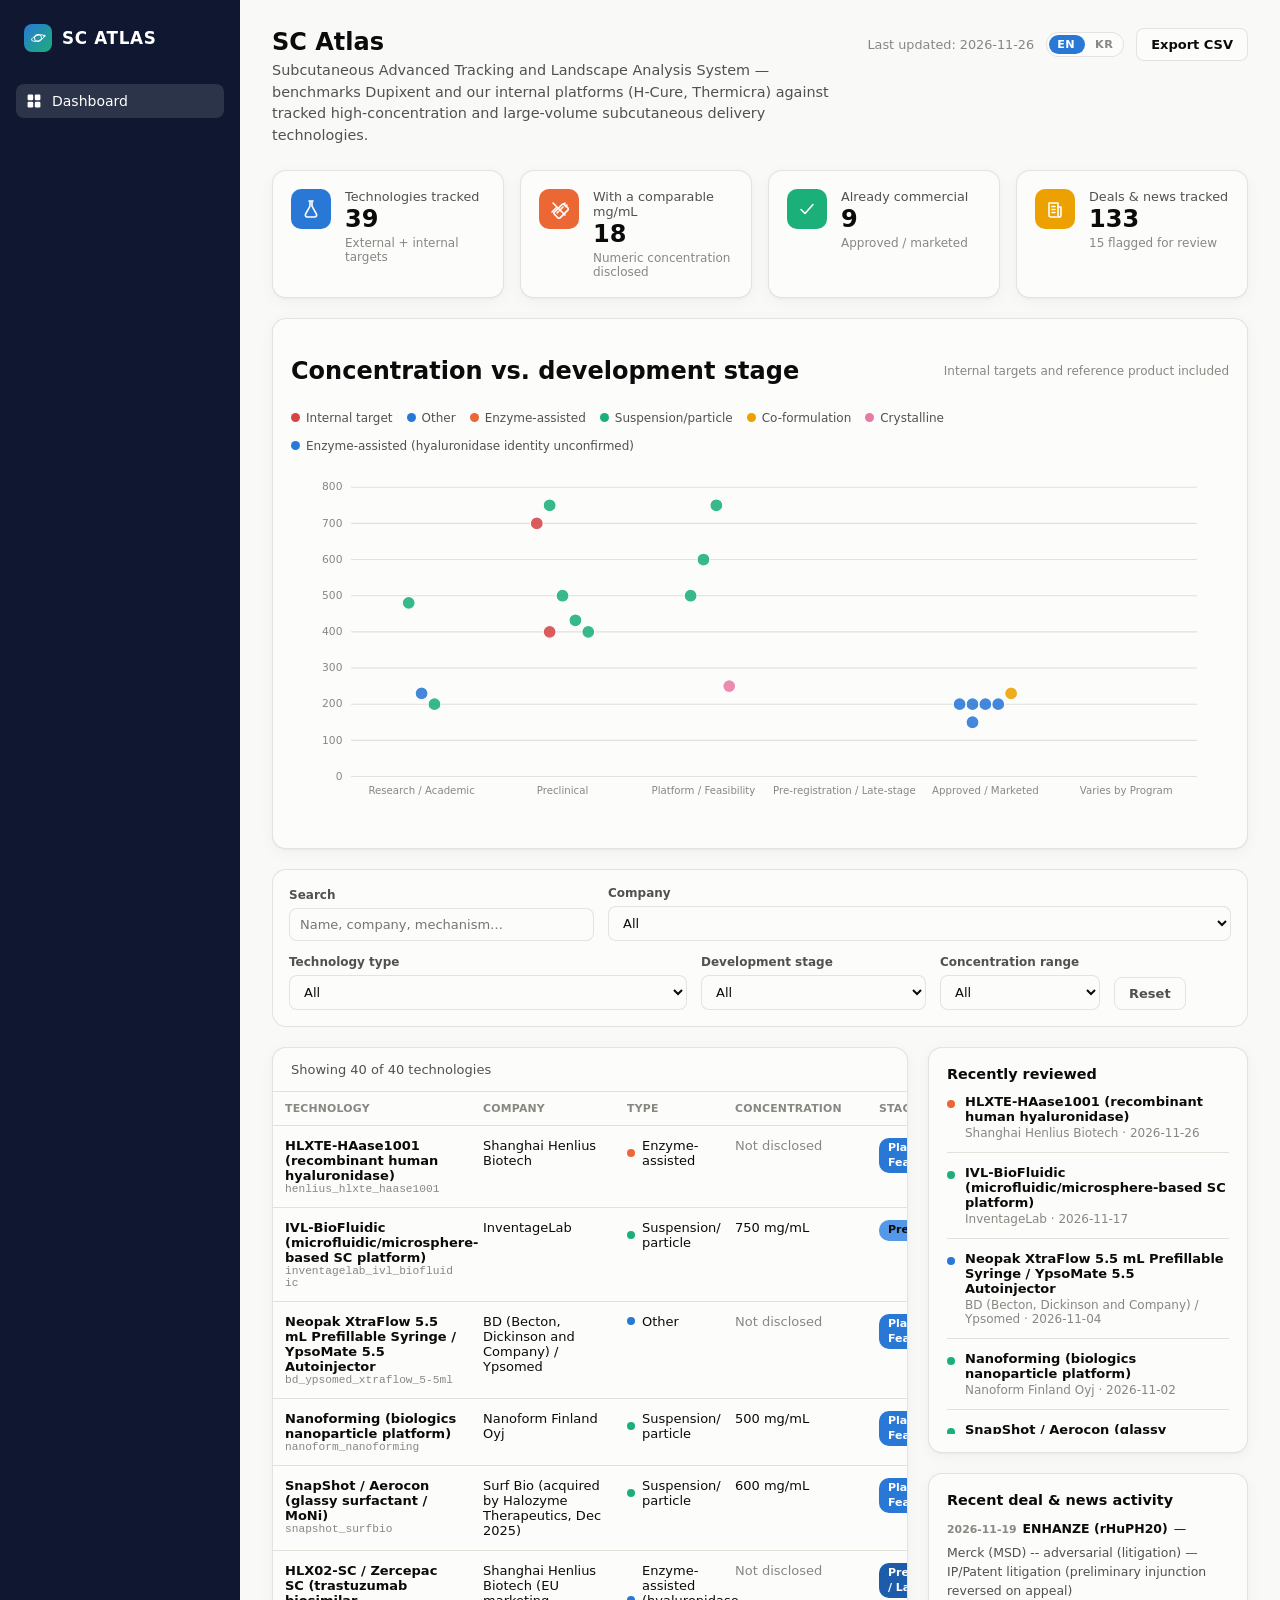
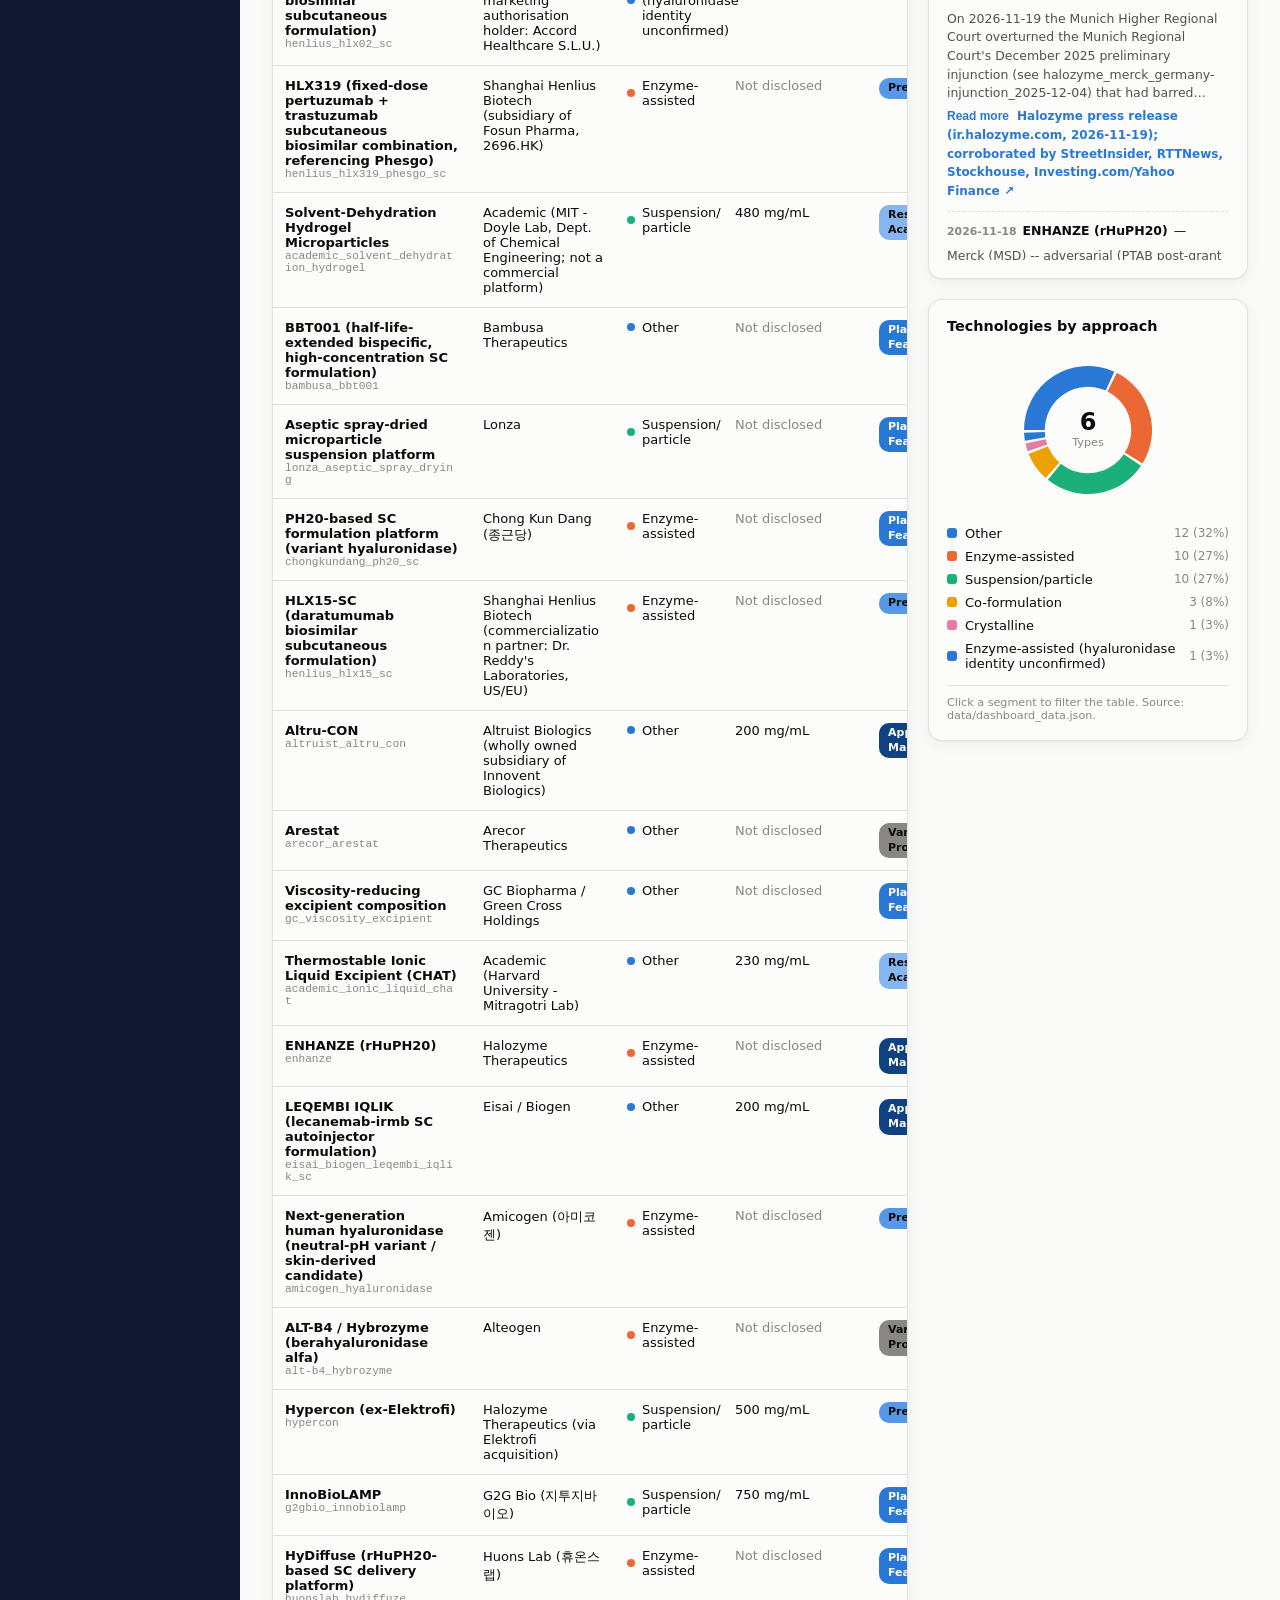
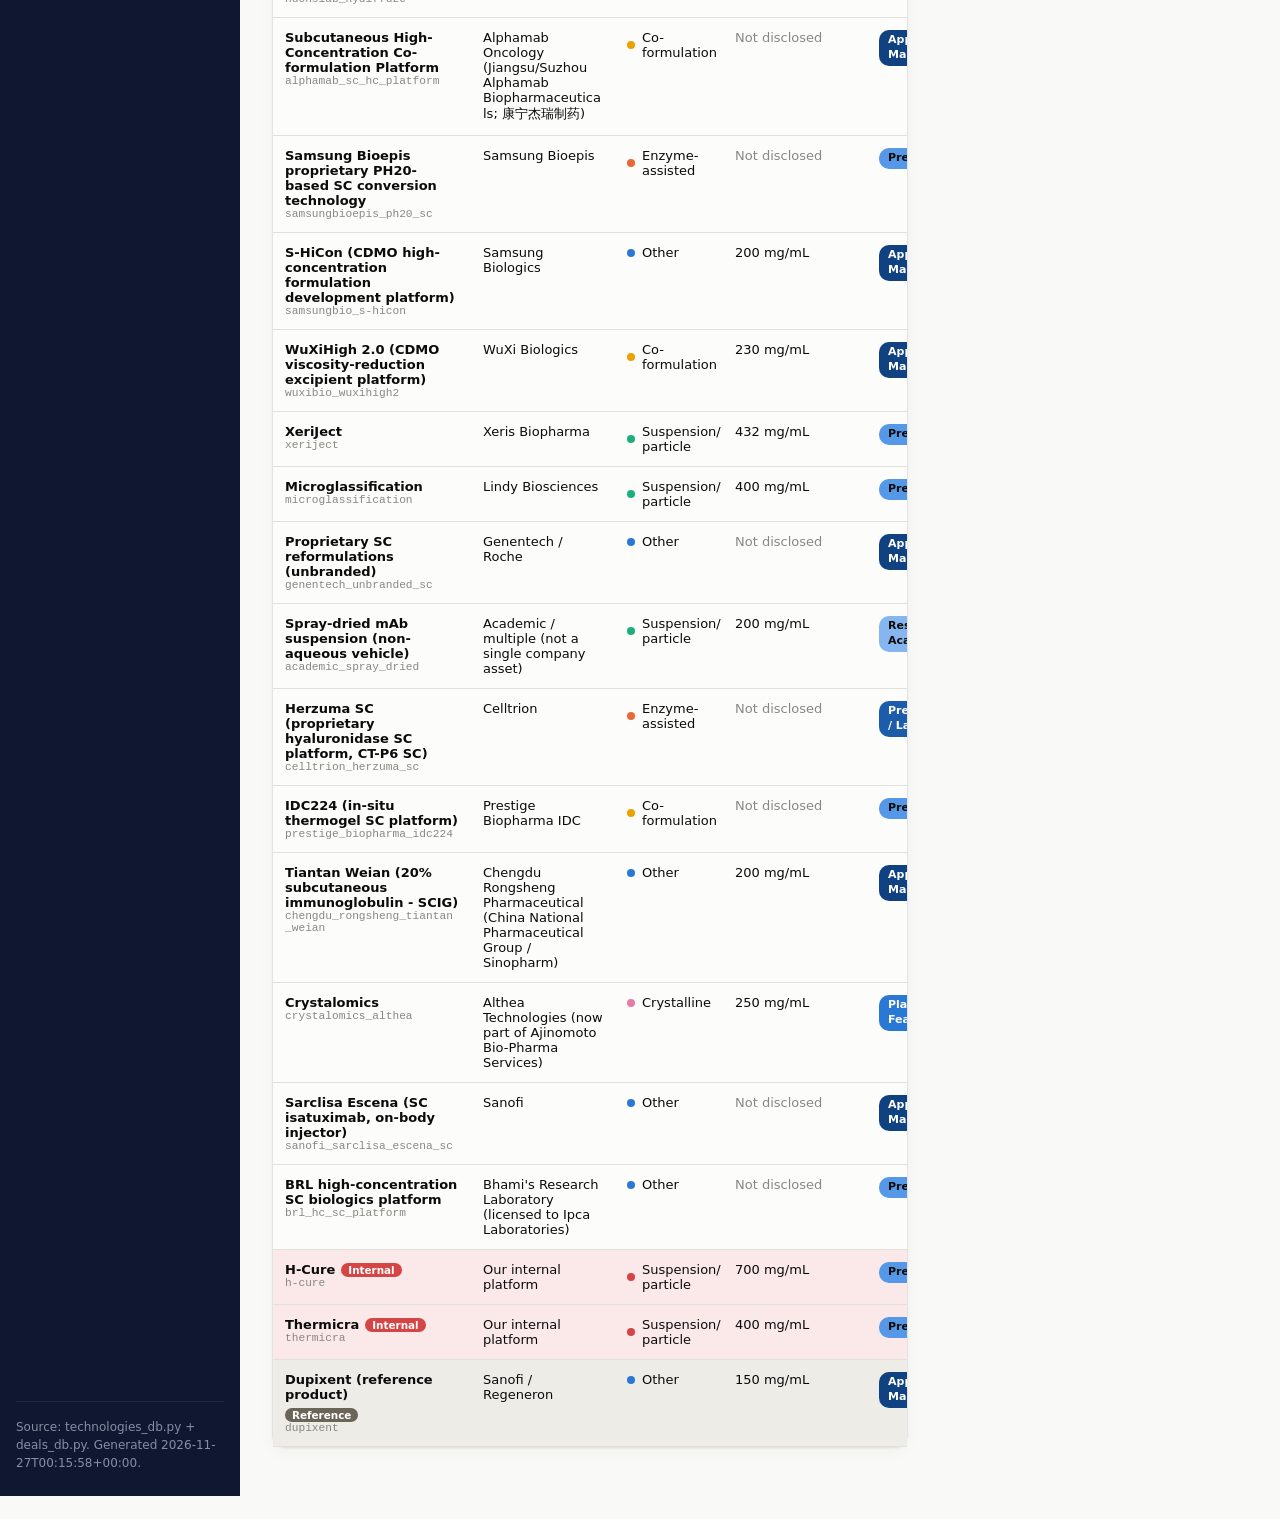
<file: index.html>
<!doctype html>
<html lang="en">
<head>
<meta charset="utf-8" />
<meta name="viewport" content="width=device-width, initial-scale=1" />
<title>SC Atlas — Subcutaneous Advanced Tracking and Landscape Analysis System</title>
<link rel="icon" type="image/svg+xml" href="assets/icon.svg" />
<link rel="stylesheet" href="assets/styles.css" />
</head>
<body>
<div class="app">

  <aside class="sidebar">
    <div class="sidebar-brand">
      <span class="brand-mark" aria-hidden="true">
        <svg viewBox="0 0 40 40">
          <circle cx="20" cy="20" r="8" fill="none" stroke="#ffffff" stroke-width="2.2"/>
          <ellipse cx="20" cy="20" rx="15" ry="6" transform="rotate(-18 20 20)" fill="none" stroke="#ffffff" stroke-width="1.8" stroke-linecap="round"/>
          <circle cx="34.3" cy="15.4" r="2.5" fill="#ffffff"/>
        </svg>
      </span>
      <span class="brand-name">SC ATLAS</span>
    </div>
    <nav class="sidebar-nav" aria-label="Primary" data-i18n-aria-label="nav.aria">
      <a class="nav-item is-active" href="#dashboard">
        <svg viewBox="0 0 20 20" class="nav-icon" aria-hidden="true"><rect x="2" y="2" width="7" height="7" rx="1.5"/><rect x="11" y="2" width="7" height="7" rx="1.5"/><rect x="2" y="11" width="7" height="7" rx="1.5"/><rect x="11" y="11" width="7" height="7" rx="1.5"/></svg>
        <span data-i18n="nav.dashboard">Dashboard</span>
      </a>
    </nav>
    <div class="sidebar-footer" id="sidebar-footer" data-i18n="sidebar.sourceFallback">
      Source: internal technology + deals database.
    </div>
  </aside>

  <main class="main">
    <header class="page-header">
      <div>
        <h1>SC Atlas</h1>
        <p class="subtitle" data-i18n="page.subtitle">Subcutaneous Advanced Tracking and Landscape Analysis System — benchmarks Dupixent and our internal platforms (H-Cure, Thermicra) against tracked high-concentration and large-volume subcutaneous delivery technologies.</p>
      </div>
      <div class="page-header-actions">
        <span class="last-updated" id="last-updated">Last updated: &mdash;</span>
        <div class="lang-toggle" role="group" aria-label="Switch language" data-i18n-aria-label="lang.toggleAria">
          <button type="button" data-lang="en" aria-pressed="true">EN</button>
          <button type="button" data-lang="ko" aria-pressed="false">KR</button>
          <span class="lang-toggle-thumb" aria-hidden="true"></span>
        </div>
        <button class="btn btn-secondary" id="export-csv" type="button" data-i18n="actions.exportCsv">Export CSV</button>
      </div>
    </header>

    <section class="stat-row" id="stat-row" aria-label="Summary statistics" data-i18n-aria-label="stats.aria"></section>

    <section class="panel-card chart-panel">
      <div class="panel-card-header">
        <h2 data-i18n="chart.title">Concentration vs. development stage</h2>
        <span class="chart-caption-inline" data-i18n="chart.caption">Internal targets and reference product included</span>
      </div>
      <div class="legend" id="chart-legend"></div>
      <div class="chart-scroll"><div id="chart-wrap"></div></div>
    </section>

    <section class="filter-row" aria-label="Filters" data-i18n-aria-label="filters.aria">
      <div class="filter-field filter-search">
        <label for="filter-search" data-i18n="filters.search">Search</label>
        <input type="search" id="filter-search" placeholder="Name, company, mechanism…" data-i18n-placeholder="filters.searchPlaceholder" />
      </div>
      <div class="filter-field">
        <label for="filter-company" data-i18n="filters.company">Company</label>
        <select id="filter-company"></select>
      </div>
      <div class="filter-field">
        <label for="filter-type" data-i18n="filters.type">Technology type</label>
        <select id="filter-type"></select>
      </div>
      <div class="filter-field">
        <label for="filter-stage" data-i18n="filters.stage">Development stage</label>
        <select id="filter-stage"></select>
      </div>
      <div class="filter-field">
        <label for="filter-concentration" data-i18n="filters.concentration">Concentration range</label>
        <select id="filter-concentration"></select>
      </div>
      <button class="btn btn-ghost" id="reset-filters" type="button" data-i18n="actions.reset">Reset</button>
    </section>

    <section class="content-grid">
      <div class="table-card">
        <div class="table-card-header">
          <span id="table-count">Showing 0 of 0 technologies</span>
        </div>
        <div class="table-scroll">
          <table class="tech-table" id="tech-table">
            <thead>
              <tr>
                <th scope="col" data-i18n="table.col.technology">Technology</th>
                <th scope="col" data-i18n="table.col.company">Company</th>
                <th scope="col" data-i18n="table.col.type">Type</th>
                <th scope="col" data-i18n="table.col.concentration">Concentration</th>
                <th scope="col" data-i18n="table.col.stage">Stage</th>
                <th scope="col" data-i18n="table.col.reviewed">Reviewed</th>
                <th scope="col" class="col-expand"><span class="visually-hidden" data-i18n="table.col.details">Details</span></th>
              </tr>
            </thead>
            <tbody id="tech-table-body"></tbody>
          </table>
        </div>
      </div>

      <div class="side-panels">
        <div class="panel-card">
          <h2 data-i18n="panel.recentlyReviewed">Recently reviewed</h2>
          <ul class="update-list" id="recent-list"></ul>
        </div>

        <div class="panel-card">
          <h2 data-i18n="panel.recentActivity">Recent deal &amp; news activity</h2>
          <ul class="update-list deal-feed" id="recent-activity-list"></ul>
        </div>

        <div class="panel-card">
          <div class="panel-card-header">
            <h2 data-i18n="panel.byApproach">Technologies by approach</h2>
          </div>
          <div class="donut-wrap">
            <svg id="donut-chart" viewBox="0 0 200 200" role="img" aria-labelledby="donut-title"></svg>
            <div class="donut-center" id="donut-center">
              <span class="donut-center-value" id="donut-total">0</span>
              <span class="donut-center-label" data-i18n="donut.centerLabel">Types</span>
            </div>
          </div>
          <ul class="legend-list" id="donut-legend"></ul>
          <p class="chart-caption" data-i18n="donut.caption">Click a segment to filter the table. Source: data/dashboard_data.json.</p>
        </div>
      </div>
    </section>
  </main>
</div>

<template id="row-detail-template">
  <tr class="tech-row-detail">
    <td colspan="7">
      <div class="detail-grid">
        <div>
          <span class="detail-label detail-concentration-label"></span>
          <p class="detail-text detail-concentration"></p>
        </div>
        <div>
          <span class="detail-label detail-needle-label"></span>
          <p class="detail-text detail-needle"></p>
        </div>
        <div class="detail-mechanism">
          <span class="detail-label detail-mechanism-label"></span>
          <p class="detail-text detail-mechanism-text"></p>
        </div>
      </div>
      <div class="detail-deals">
        <span class="detail-label detail-deals-label"></span>
        <ul class="deal-feed detail-deals-list"></ul>
      </div>
    </td>
  </tr>
</template>

<script src="assets/i18n.js"></script>
<script src="assets/app.js"></script>
</body>
</html>
</file>
<file: assets/styles.css>
/* ==========================================================================
   HC-SC Injection Pipeline Tracker — dashboard styles
   Palette: dataviz skill reference instance (references/palette.md).
   Categorical slots used in fixed order: blue, orange, aqua, yellow, magenta.
   Internal-target highlight (red) sits outside the categorical set on purpose
   -- it marks "our own benchmark," not a sixth technology type.
   ========================================================================== */

:root {
  color-scheme: light;

  /* chrome (UI, not data-encoding) */
  --sidebar-bg: #0f1830;
  --sidebar-text: #c7cde0;
  --sidebar-text-active: #ffffff;
  --sidebar-border: rgba(255, 255, 255, 0.08);

  /* dataviz reference surfaces & ink */
  --surface-1: #fcfcfb;
  --page-plane: #f9f9f7;
  --text-primary: #0b0b0b;
  --text-secondary: #52514e;
  --text-muted: #898781;
  --gridline: #e1e0d9;
  --baseline: #c3c2b7;
  --border-hairline: rgba(11, 11, 11, 0.1);

  /* categorical (fixed order — do not reassign per-chart) */
  --series-1: #2a78d6; /* blue */
  --series-2: #eb6834; /* orange */
  --series-3: #1baf7a; /* aqua */
  --series-4: #eda100; /* yellow */
  --series-5: #e87ba4; /* magenta */

  /* ordinal ramp (stage maturity, light -> dark = early -> mature) */
  --stage-1: #86b6ef;
  --stage-2: #5598e7;
  --stage-3: #2a78d6;
  --stage-4: #1c5cab;
  --stage-5: #104281;
  --stage-other: #898781;

  /* internal-target / reference highlights (outside the categorical set) */
  --internal: #d64545;
  --internal-bg: #fbe9e9;
  --reference: #6b6459;
  --reference-bg: #eeece7;
  --flag: #b3541f;
  --flag-bg: #faede0;
  --new: #1baf7a;
  --new-bg: #e3f6ee;

  --radius-card: 14px;
  --radius-control: 8px;
  --shadow-card: 0 1px 2px rgba(11, 11, 11, 0.04), 0 4px 16px rgba(11, 11, 11, 0.04);
}

* {
  box-sizing: border-box;
}

html, body {
  margin: 0;
  font-family: system-ui, -apple-system, "Segoe UI", "Malgun Gothic", "Apple SD Gothic Neo", "Noto Sans KR", sans-serif;
  color: var(--text-primary);
  background: var(--page-plane);
  /* Guards against the table/chart's internal horizontal scroll containers
     (each with their own overflow-x: auto) ever dragging the whole page
     sideways -- their content should only ever scroll within their own
     box, never the page. */
  overflow-x: hidden;
}

.visually-hidden {
  position: absolute;
  width: 1px;
  height: 1px;
  overflow: hidden;
  clip: rect(0 0 0 0);
  white-space: nowrap;
}

/* ---------- layout ---------- */

.app {
  display: grid;
  grid-template-columns: 240px minmax(0, 1fr);
  min-height: 100vh;
  max-width: 100vw;
  overflow-x: hidden;
}

.sidebar {
  background: var(--sidebar-bg);
  color: var(--sidebar-text);
  padding: 24px 16px;
  display: flex;
  flex-direction: column;
  gap: 32px;
}

.sidebar-brand {
  display: flex;
  align-items: center;
  gap: 10px;
  padding: 0 8px;
}

.brand-mark {
  width: 28px;
  height: 28px;
  border-radius: 8px;
  background: linear-gradient(135deg, var(--series-1), var(--series-3));
  flex-shrink: 0;
  display: flex;
  align-items: center;
  justify-content: center;
}

.brand-mark svg {
  width: 18px;
  height: 18px;
}

.brand-name {
  font-weight: 700;
  font-size: 1.05rem;
  letter-spacing: 0.04em;
  line-height: 1.2;
  color: #ffffff;
}

.sidebar-nav {
  display: flex;
  flex-direction: column;
  gap: 2px;
  flex: 1;
}

.nav-item {
  display: flex;
  align-items: center;
  gap: 10px;
  padding: 9px 10px;
  border-radius: var(--radius-control);
  color: var(--sidebar-text);
  text-decoration: none;
  font-size: 0.875rem;
  font-weight: 500;
}

.nav-item:hover {
  background: rgba(255, 255, 255, 0.06);
}

.nav-item.is-active {
  background: rgba(255, 255, 255, 0.12);
  color: var(--sidebar-text-active);
}

.nav-item.is-disabled {
  opacity: 0.45;
  cursor: not-allowed;
  pointer-events: none;
}

.nav-icon {
  width: 16px;
  height: 16px;
  stroke: currentColor;
  fill: none;
  flex-shrink: 0;
}

.nav-item.is-active .nav-icon {
  fill: currentColor;
  stroke: none;
}

.sidebar-footer {
  border-top: 1px solid var(--sidebar-border);
  padding-top: 16px;
  font-size: 0.75rem;
  color: rgba(199, 205, 224, 0.65);
  line-height: 1.5;
}

.main {
  padding: 28px 32px 48px;
  max-width: 1360px;
  min-width: 0;
}

/* ---------- header ---------- */

.page-header {
  display: flex;
  align-items: flex-start;
  justify-content: space-between;
  gap: 16px;
  margin-bottom: 24px;
}

.page-header h1 {
  font-size: 1.5rem;
  font-weight: 700;
  margin: 0 0 4px;
}

.subtitle {
  margin: 0;
  color: var(--text-secondary);
  font-size: 0.9rem;
  max-width: 640px;
  line-height: 1.5;
}

.page-header-actions {
  display: flex;
  align-items: center;
  gap: 12px;
  flex-shrink: 0;
}

.last-updated {
  font-size: 0.8rem;
  color: var(--text-muted);
  white-space: nowrap;
}

.btn {
  font: inherit;
  font-size: 0.8125rem;
  font-weight: 600;
  border-radius: var(--radius-control);
  padding: 8px 14px;
  cursor: pointer;
  border: 1px solid transparent;
}

.btn-secondary {
  background: var(--surface-1);
  border-color: var(--border-hairline);
  color: var(--text-primary);
}

.btn-secondary:hover {
  background: var(--gridline);
}

.btn-ghost {
  background: transparent;
  border-color: var(--border-hairline);
  color: var(--text-secondary);
}

.btn-ghost:hover {
  background: var(--surface-1);
}

/* ---------- stat tiles ---------- */

.stat-row {
  display: grid;
  grid-template-columns: repeat(4, 1fr);
  gap: 16px;
  margin-bottom: 20px;
}

.stat-tile {
  background: var(--surface-1);
  border: 1px solid var(--border-hairline);
  border-radius: var(--radius-card);
  box-shadow: var(--shadow-card);
  padding: 18px;
  display: flex;
  align-items: flex-start;
  gap: 14px;
}

.stat-icon {
  width: 40px;
  height: 40px;
  border-radius: 10px;
  display: flex;
  align-items: center;
  justify-content: center;
  flex-shrink: 0;
  color: #ffffff;
}

.stat-icon svg {
  width: 20px;
  height: 20px;
  stroke: currentColor;
  fill: none;
  stroke-width: 1.6;
}

.stat-body {
  min-width: 0;
}

.stat-label {
  display: block;
  font-size: 0.8rem;
  color: var(--text-secondary);
  margin-bottom: 2px;
}

.stat-value {
  display: block;
  font-size: 1.5rem;
  font-weight: 700;
  line-height: 1.15;
  font-variant-numeric: proportional-nums;
}

.stat-sub {
  display: block;
  font-size: 0.75rem;
  color: var(--text-muted);
  margin-top: 2px;
}

/* ---------- chart panel ---------- */

.panel-card {
  background: var(--surface-1);
  border: 1px solid var(--border-hairline);
  border-radius: var(--radius-card);
  box-shadow: var(--shadow-card);
  padding: 18px;
}

.chart-panel {
  margin-bottom: 20px;
}

.chart-panel .panel-card-header {
  margin-bottom: 6px;
}

.chart-caption-inline {
  font-size: 0.75rem;
  color: var(--text-muted);
  white-space: nowrap;
}

.legend {
  display: flex;
  flex-wrap: wrap;
  gap: 14px;
  font-size: 0.75rem;
  color: var(--text-secondary);
  margin-bottom: 8px;
}

.legend span {
  display: inline-flex;
  align-items: center;
  gap: 6px;
}

.legend .dot {
  width: 9px;
  height: 9px;
  border-radius: 50%;
  flex-shrink: 0;
}

.chart-scroll {
  width: 100%;
  overflow-x: auto;
}

/* ---------- filters ---------- */

.filter-row {
  display: flex;
  align-items: flex-end;
  gap: 14px;
  flex-wrap: wrap;
  background: var(--surface-1);
  border: 1px solid var(--border-hairline);
  border-radius: var(--radius-card);
  padding: 16px;
  margin-bottom: 20px;
}

.filter-field {
  display: flex;
  flex-direction: column;
  gap: 6px;
  min-width: 160px;
}

.filter-search {
  min-width: 220px;
  flex: 1 1 220px;
}

.filter-field label {
  font-size: 0.75rem;
  font-weight: 600;
  color: var(--text-secondary);
}

.filter-field select,
.filter-field input {
  font: inherit;
  font-size: 0.8125rem;
  padding: 8px 10px;
  border-radius: var(--radius-control);
  border: 1px solid var(--border-hairline);
  background: var(--surface-1);
  color: var(--text-primary);
}

/* ---------- content grid ---------- */

.content-grid {
  display: grid;
  grid-template-columns: minmax(0, 1fr) 320px;
  gap: 20px;
  align-items: start;
}

.table-card {
  background: var(--surface-1);
  border: 1px solid var(--border-hairline);
  border-radius: var(--radius-card);
  box-shadow: var(--shadow-card);
  min-width: 0;
}

.table-card-header {
  padding: 14px 18px;
  border-bottom: 1px solid var(--gridline);
  font-size: 0.8125rem;
  color: var(--text-secondary);
}

.table-scroll {
  overflow-x: auto;
}

.tech-table {
  width: 100%;
  min-width: 900px;
  table-layout: fixed;
  border-collapse: collapse;
  font-size: 0.8125rem;
}

.tech-table th:nth-child(1),
.tech-table td:nth-child(1) { width: 22%; }
.tech-table th:nth-child(2),
.tech-table td:nth-child(2) { width: 16%; }
.tech-table th:nth-child(3),
.tech-table td:nth-child(3) { width: 12%; }
.tech-table th:nth-child(4),
.tech-table td:nth-child(4) { width: 16%; }
.tech-table th:nth-child(5),
.tech-table td:nth-child(5) { width: 16%; }
.tech-table th:nth-child(6),
.tech-table td:nth-child(6) { width: 13%; }
.tech-table th:nth-child(7),
.tech-table td:nth-child(7) { width: 32px; }

.tech-table td:nth-child(6) {
  white-space: nowrap;
  font-variant-numeric: tabular-nums;
}

.tech-table th {
  text-align: left;
  padding: 10px 12px;
  font-size: 0.68rem;
  text-transform: uppercase;
  letter-spacing: 0.02em;
  color: var(--text-muted);
  border-bottom: 1px solid var(--gridline);
  white-space: nowrap;
  overflow: hidden;
  text-overflow: ellipsis;
}

.tech-table td {
  padding: 12px;
  border-bottom: 1px solid var(--gridline);
  vertical-align: top;
  word-break: normal;
  overflow-wrap: break-word;
}

.tech-table tbody tr.tech-row {
  cursor: pointer;
}

.tech-table tbody tr.tech-row:hover {
  background: var(--page-plane);
}

.tech-table tbody tr.tech-row.is-benchmark {
  background: var(--internal-bg);
}
.tech-table tbody tr.tech-row.is-benchmark:hover {
  background: #f6d9d9;
}
.tech-table tbody tr.tech-row.is-reference {
  background: var(--reference-bg);
}
.tech-table tbody tr.tech-row.is-reference:hover {
  background: #e4e1d9;
}

.tech-name-row {
  display: flex;
  align-items: baseline;
  gap: 6px;
  flex-wrap: wrap;
}

.tech-name {
  font-weight: 600;
  color: var(--text-primary);
}

.tech-id {
  display: block;
  font-size: 0.7rem;
  color: var(--text-muted);
  font-family: ui-monospace, "SFMono-Regular", Menlo, monospace;
}

.row-tag {
  display: inline-block;
  font-size: 0.65rem;
  font-weight: 700;
  padding: 1px 7px;
  border-radius: 8px;
  white-space: nowrap;
}
.row-tag.internal { background: var(--internal); color: #fff; }
.row-tag.reference { background: var(--reference); color: #fff; }

.col-expand {
  width: 32px;
}

.row-toggle {
  background: none;
  border: none;
  cursor: pointer;
  color: var(--text-muted);
  padding: 4px;
  display: flex;
  align-items: center;
  justify-content: center;
}

.row-toggle svg {
  width: 14px;
  height: 14px;
  stroke: currentColor;
  fill: none;
  stroke-width: 1.8;
  transition: transform 0.15s ease;
}

.tech-row.is-expanded .row-toggle svg {
  transform: rotate(90deg);
}

.tech-row-detail td {
  background: var(--page-plane);
  padding: 14px 18px 18px;
}

.detail-grid {
  display: grid;
  grid-template-columns: 1fr 1fr;
  grid-template-areas: "conc needle" "mech mech";
  gap: 12px 16px;
  margin-bottom: 14px;
  max-width: 640px;
}
.detail-grid > div:nth-child(1) { grid-area: conc; }
.detail-grid > div:nth-child(2) { grid-area: needle; }
.detail-mechanism { grid-area: mech; }

.detail-label {
  display: block;
  font-size: 0.7rem;
  text-transform: uppercase;
  letter-spacing: 0.03em;
  color: var(--text-muted);
  margin-bottom: 4px;
}

.detail-text {
  margin: 0;
  font-size: 0.8125rem;
  color: var(--text-secondary);
  line-height: 1.5;
}

.detail-deals-label {
  margin-bottom: 8px;
}

.detail-deals:empty,
.detail-deals-list:empty {
  display: none;
}

/* stage badge — ordinal ramp, dark step gets white text */
.stage-badge {
  display: inline-block;
  max-width: 100%;
  padding: 3px 9px;
  border-radius: 10px;
  font-size: 0.6875rem;
  font-weight: 600;
  line-height: 1.35;
  white-space: normal;
  overflow-wrap: break-word;
}

/* type dot — categorical, used beside text (never text-colored) */
.type-cell {
  display: flex;
  align-items: center;
  gap: 7px;
}

.type-dot {
  width: 8px;
  height: 8px;
  border-radius: 50%;
  flex-shrink: 0;
}

.concentration-value {
  font-variant-numeric: tabular-nums;
}

.concentration-muted {
  color: var(--text-muted);
}

.empty-row td {
  padding: 32px 18px;
  text-align: center;
  color: var(--text-muted);
}

/* ---------- side panels ---------- */

.side-panels {
  display: flex;
  flex-direction: column;
  gap: 20px;
}

.side-panels .panel-card h2 {
  font-size: 0.9rem;
  margin: 0 0 12px;
}

.panel-card-header {
  display: flex;
  align-items: center;
  justify-content: space-between;
  gap: 10px;
}

.update-list {
  list-style: none;
  margin: 0;
  padding: 0;
  display: flex;
  flex-direction: column;
  gap: 12px;
  max-height: 340px;
  overflow-y: auto;
}

.update-item {
  display: flex;
  gap: 10px;
  padding-bottom: 12px;
  border-bottom: 1px solid var(--gridline);
}

.update-item:last-child {
  border-bottom: none;
  padding-bottom: 0;
}

.update-dot {
  width: 8px;
  height: 8px;
  border-radius: 50%;
  margin-top: 6px;
  flex-shrink: 0;
}

.update-title {
  font-size: 0.8125rem;
  font-weight: 600;
  margin: 0 0 2px;
  color: var(--text-primary);
}

.update-meta {
  font-size: 0.75rem;
  color: var(--text-muted);
  margin: 0;
}

/* ---------- deal feed (short entries, read-more expands) ---------- */

.deal-feed {
  list-style: none;
  margin: 0;
  padding: 0;
  display: flex;
  flex-direction: column;
  gap: 10px;
}

.deal-item {
  padding-bottom: 10px;
  border-bottom: 1px dashed var(--gridline);
  font-size: 0.78rem;
  line-height: 1.5;
}
.deal-item:last-child {
  border-bottom: none;
  padding-bottom: 0;
}

.deal-item-head {
  display: flex;
  align-items: baseline;
  flex-wrap: wrap;
  gap: 6px;
  margin-bottom: 3px;
}

.deal-date {
  font-weight: 700;
  font-size: 0.68rem;
  color: var(--text-muted);
  white-space: nowrap;
}

.deal-tech-name {
  font-weight: 600;
  color: var(--text-primary);
}

.deal-meta {
  color: var(--text-secondary);
}

.deal-summary {
  color: var(--text-secondary);
  margin: 3px 0 4px;
}

.deal-summary .full {
  display: none;
}
.deal-item.is-expanded .deal-summary .full {
  display: inline;
}
.deal-item.is-expanded .deal-summary .short {
  display: none;
}

.deal-read-more {
  background: none;
  border: none;
  padding: 0;
  color: var(--series-1);
  font-size: 0.75rem;
  font-weight: 600;
  cursor: pointer;
  margin-right: 8px;
}
.deal-read-more:hover {
  text-decoration: underline;
}

.deal-link {
  color: var(--series-1);
  text-decoration: none;
  font-weight: 600;
  font-size: 0.75rem;
  overflow-wrap: break-word;
}
.deal-link:hover {
  text-decoration: underline;
}

.deal-badges {
  display: inline-flex;
  gap: 5px;
  margin-left: 2px;
}

.pill {
  display: inline-block;
  font-size: 0.63rem;
  font-weight: 700;
  padding: 1px 6px;
  border-radius: 7px;
  white-space: nowrap;
}
.pill.flagged { background: var(--flag-bg); color: var(--flag); }
.pill.new { background: var(--new-bg); color: var(--new); }

.deal-empty {
  font-size: 0.78rem;
  color: var(--text-muted);
  font-style: italic;
}

/* ---------- donut ---------- */

.donut-wrap {
  position: relative;
  width: 160px;
  height: 160px;
  margin: 4px auto 16px;
}

#donut-chart {
  width: 100%;
  height: 100%;
}

#donut-chart path {
  cursor: pointer;
}

.donut-center {
  position: absolute;
  inset: 0;
  display: flex;
  flex-direction: column;
  align-items: center;
  justify-content: center;
  pointer-events: none;
}

.donut-center-value {
  font-size: 1.5rem;
  font-weight: 700;
  line-height: 1;
}

.donut-center-label {
  font-size: 0.7rem;
  color: var(--text-muted);
  margin-top: 2px;
}

.legend-list {
  list-style: none;
  margin: 0;
  padding: 0;
  display: flex;
  flex-direction: column;
  gap: 8px;
}

.legend-item {
  display: flex;
  align-items: center;
  gap: 8px;
  font-size: 0.8125rem;
  cursor: pointer;
  border-radius: 6px;
  padding: 3px 4px;
  margin: -3px -4px;
}
.legend-item:hover {
  background: var(--page-plane);
}
.legend-item.is-active {
  background: var(--page-plane);
  outline: 1px solid var(--border-hairline);
}

.legend-swatch {
  width: 10px;
  height: 10px;
  border-radius: 3px;
  flex-shrink: 0;
}

.legend-label {
  flex: 1;
  color: var(--text-primary);
}

.legend-value {
  color: var(--text-muted);
  font-variant-numeric: tabular-nums;
  font-size: 0.75rem;
}

.chart-caption {
  margin: 14px 0 0;
  font-size: 0.7rem;
  color: var(--text-muted);
  border-top: 1px solid var(--gridline);
  padding-top: 10px;
}

svg text {
  font-family: inherit;
}

/* ---------- responsive ---------- */

@media (max-width: 1080px) {
  .content-grid {
    grid-template-columns: minmax(0, 1fr);
  }
  .stat-row {
    grid-template-columns: repeat(2, 1fr);
  }
}

@media (max-width: 720px) {
  .app {
    grid-template-columns: 1fr;
  }
  .sidebar {
    flex-direction: row;
    align-items: center;
    overflow-x: auto;
  }
  .sidebar-footer {
    display: none;
  }
  .main {
    padding: 20px;
  }
  .stat-row {
    grid-template-columns: 1fr;
  }
  .filter-row {
    flex-direction: column;
    align-items: stretch;
  }
  .filter-field {
    min-width: 0;
  }
  /* The title and the actions (timestamp, language toggle, export) each get a
     full-width row rather than competing for one. */
  .page-header {
    flex-direction: column;
    align-items: stretch;
  }
  .page-header-actions {
    flex-wrap: wrap;
  }
}

/* ---------- language (EN/KR) ----------
   The toggle keeps both labels visible and slides a thumb under the active
   one, so the alternative is always readable rather than hidden behind a
   single-state button. Raw values never change with the language -- see the
   note at the top of assets/i18n.js. */

.lang-toggle {
  position: relative;
  display: inline-flex;
  flex-shrink: 0;
  border: 1px solid var(--border-hairline);
  border-radius: 99px;
  background: var(--surface-1);
}

.lang-toggle button {
  position: relative;
  z-index: 1;
  min-width: 38px;
  padding: 5px 2px;
  border: 0;
  border-radius: 99px;
  background: none;
  color: var(--text-muted);
  font: inherit;
  font-size: 0.7rem;
  font-weight: 700;
  letter-spacing: 0.04em;
  cursor: pointer;
  transition: color 0.16s ease;
}

.lang-toggle:not(.is-ko) button[data-lang="en"],
.lang-toggle.is-ko button[data-lang="ko"] {
  color: #ffffff;
}

.lang-toggle-thumb {
  position: absolute;
  z-index: 0;
  top: 2px;
  bottom: 2px;
  left: 2px;
  width: calc(50% - 2px);
  border-radius: 99px;
  background: var(--series-1);
  transition: transform 0.18s ease;
}

.lang-toggle.is-ko .lang-toggle-thumb {
  transform: translateX(100%);
}

@media (prefers-reduced-motion: reduce) {
  .lang-toggle-thumb { transition: none; }
}

/* Marks prose still showing its English original because the record carries
   no Korean copy yet. */
.lang-fallback {
  display: inline-block;
  margin-left: 0.45em;
  padding: 0 0.45em;
  border: 1px solid currentColor;
  border-radius: 99px;
  font-size: 0.72em;
  font-style: normal;
  opacity: 0.65;
  white-space: nowrap;
  vertical-align: middle;
}

/* Korean wraps on word boundaries rather than mid-word. */
html[lang="ko"] .subtitle,
html[lang="ko"] .detail-text,
html[lang="ko"] .deal-summary,
html[lang="ko"] .stat-label,
html[lang="ko"] .stat-sub,
html[lang="ko"] .chart-caption,
html[lang="ko"] .chart-caption-inline {
  word-break: keep-all;
}
</file>
